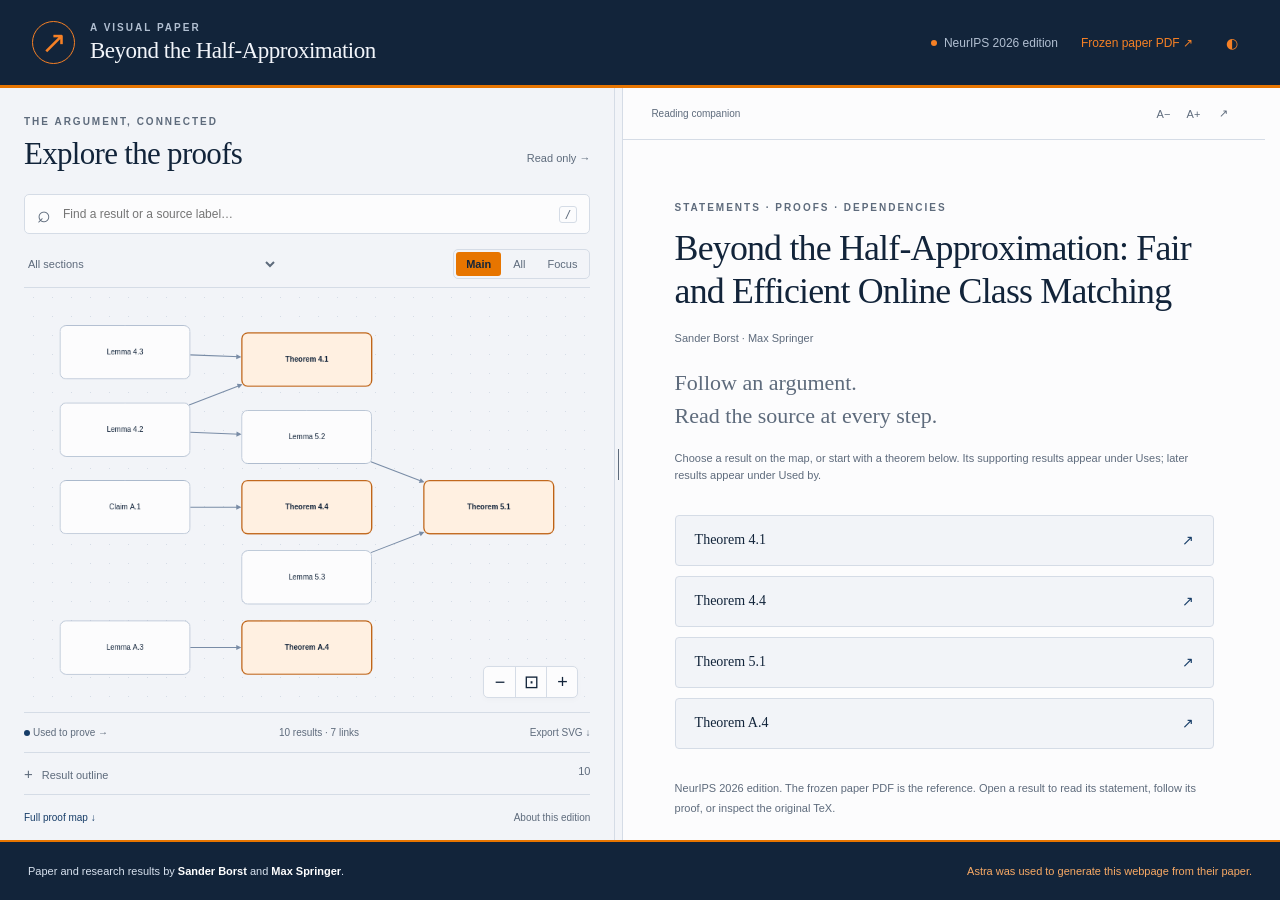
<file: index.html>
<!doctype html>
<html lang="en"><head><meta charset="utf-8"><meta name="viewport" content="width=device-width,initial-scale=1"><title>Beyond the Half-Approximation</title><link rel="canonical" href="https://mss423.github.io/beyond-half/neurips-2026/"><meta name="description" content="Paper and proof explorer by Sander Borst and Max Springer."><script>location.replace(new URL('./neurips-2026/'+location.search+location.hash,location.href).href);</script></head><body><p><a href="./neurips-2026/">Open the NeurIPS 2026 paper and proof explorer</a>.</p></body></html>
</file>
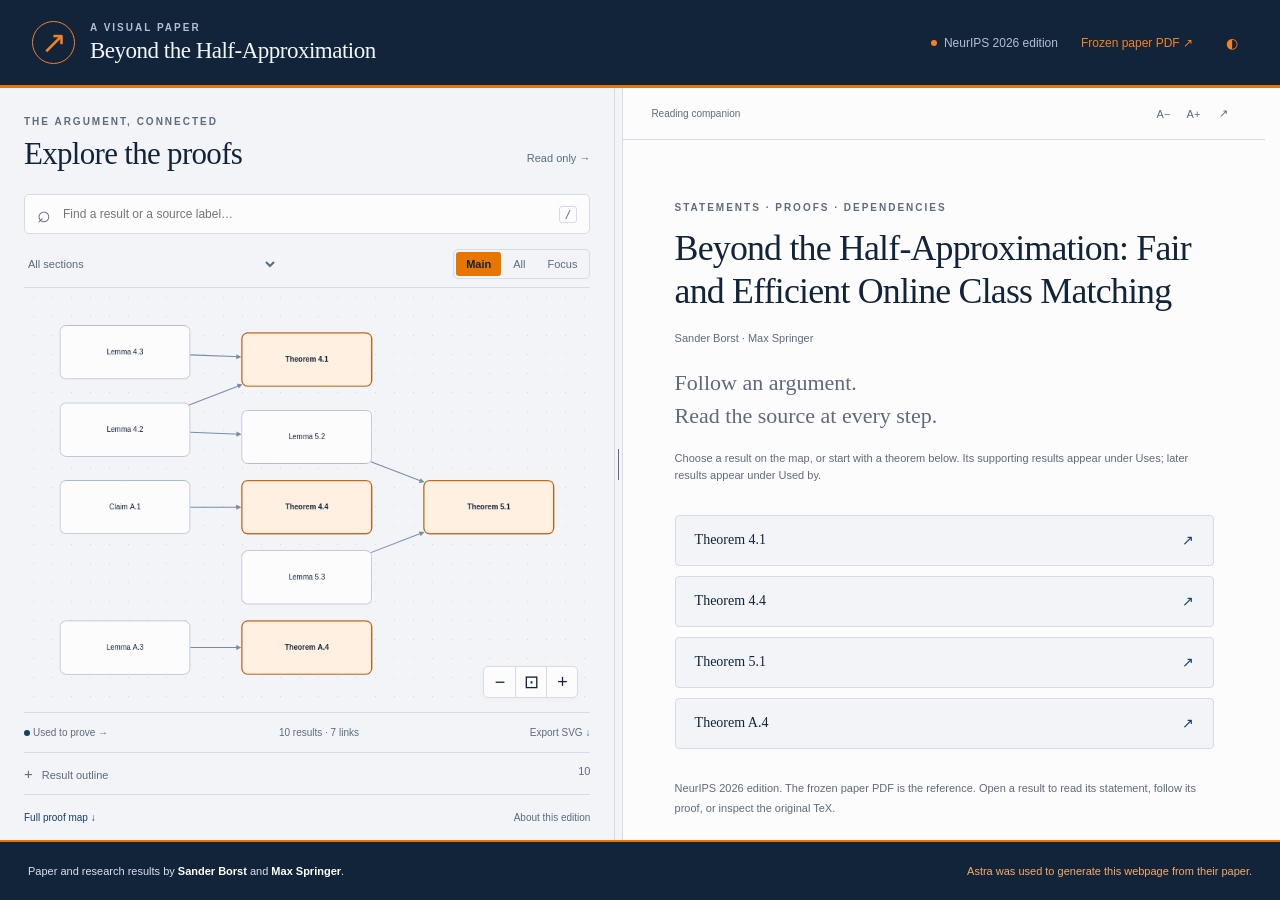
<file: neurips-2026/index.html>
<!doctype html>
<html lang="en">
<head>
  <meta charset="utf-8">
  <meta name="viewport" content="width=device-width,initial-scale=1">
  <meta name="description" content="Read the paper through its statements, proofs, and dependency map.">
  <meta name="color-scheme" content="light dark">
  <link rel="canonical" href="https://mss423.github.io/beyond-half/neurips-2026/">
  <meta property="og:title" content="Beyond the Half-Approximation · Proof explorer">
  <meta property="og:description" content="An interactive companion to the paper by Sander Borst and Max Springer.">
  <meta property="og:type" content="website">
  <meta property="og:url" content="https://mss423.github.io/beyond-half/neurips-2026/">
  <link rel="icon" href="./favicon.svg" type="image/svg+xml">
  <title>Beyond the Half-Approximation · Proof explorer</title>
  <link rel="stylesheet" href="./vendor/katex.min.css">
  <link rel="stylesheet" href="./style.css">
</head>
<body>
  <header class="masthead">
    <a class="brand" href="#" aria-label="Proof explorer home"><span class="brand-mark" aria-hidden="true">↗</span><span><span class="eyebrow">A VISUAL PAPER</span><span class="brand-title">Beyond the Half-Approximation</span></span></a>
    <div class="header-actions"><span class="edition-status"><span aria-hidden="true"></span>NeurIPS 2026 edition</span><a class="quiet-link" href="./neurips_2026.pdf" target="_blank" rel="noopener">Frozen paper PDF ↗</a><button id="theme" class="icon-button" title="Toggle color theme" aria-label="Toggle color theme">◐</button></div>
  </header>
  <div class="workspace" id="workspace">
    <section class="map-pane" aria-label="Proof dependency map">
      <div class="map-heading"><div><span class="eyebrow">THE ARGUMENT, CONNECTED</span><h1>Explore the proofs</h1></div><button id="hide-map" class="text-button" title="Hide graph (G)">Read only <span aria-hidden="true">→</span></button></div>
      <label class="search-wrap"><span aria-hidden="true">⌕</span><input id="search" type="search" placeholder="Find a result or a source label…" aria-label="Search results"><kbd>/</kbd></label>
      <div class="map-filters"><label class="sr-only" for="section-filter">Section</label><select id="section-filter"><option value="">All sections</option></select><div class="segmented" aria-label="Map view"><button data-mode="main" class="active" aria-pressed="true">Main</button><button data-mode="all" aria-pressed="false">All</button><button data-mode="focus" aria-pressed="false">Focus</button></div></div>
      <div class="graph-shell"><div id="graph" role="img" aria-label="Interactive proof map. Use the result outline below for keyboard navigation."></div><div class="graph-controls"><button id="zoom-out" title="Zoom out" aria-label="Zoom out">−</button><button id="fit" title="Fit map" aria-label="Fit map">⊡</button><button id="zoom-in" title="Zoom in" aria-label="Zoom in">+</button></div><div id="graph-empty" hidden>No results match this view.</div></div>
      <div class="map-foot"><span><i class="edge-symbol" aria-hidden="true"></i>Used to prove <span aria-hidden="true">→</span></span><span id="graph-count"></span><button id="export-svg" class="text-button">Export SVG ↓</button></div>
      <details class="outline-details" id="outline-details"><summary>Result outline <span id="outline-count"></span></summary><nav id="outline" aria-label="Result outline"></nav></details>
      <footer class="map-links"><a href="./proof-map.svg" target="_blank" rel="noopener" download>Full proof map ↓</a><button id="about" class="text-button">About this edition</button></footer>
    </section>
    <div class="divider" id="divider" role="separator" tabindex="0" aria-label="Resize map and reading panes" aria-orientation="vertical" aria-valuemin="28" aria-valuemax="65" aria-valuenow="48"></div>
    <main class="reader-pane" id="reader-pane">
      <div class="reader-toolbar"><button id="show-map" class="text-button" hidden>← Show map</button><span id="reader-breadcrumb">Select a result</span><div class="reader-tools"><button id="font-smaller" class="icon-button" title="Smaller text" aria-label="Smaller text">A−</button><button id="font-larger" class="icon-button" title="Larger text" aria-label="Larger text">A+</button><button id="copy-link" class="icon-button" title="Copy result link" aria-label="Copy result link">↗</button></div></div>
      <article id="reader" aria-live="polite"></article>
    </main>
  </div>
  <footer class="site-credit" aria-label="Authorship and webpage attribution">
    <p>Paper and research results by <strong>Sander Borst</strong> and <strong>Max Springer</strong>.</p>
    <p class="astra-credit">Astra was used to generate this webpage from their paper.</p>
  </footer>
  <dialog id="notation-dialog"><button class="dialog-close" aria-label="Close notation card">×</button><div id="notation-content"></div></dialog>
  <dialog id="about-dialog"><button class="dialog-close" aria-label="Close edition information">×</button><span class="eyebrow">ABOUT THIS EDITION</span><h2>A source-linked reading companion</h2><p>This edition connects statements to their proofs and supporting results. Open a node to read its statement, inspect its source, and follow the proof steps.</p><p>The frozen NeurIPS paper PDF is the reference for this edition. Statements and proof passages are extracted from the same source; numbered steps provide navigation through the paper’s proofs.</p><p><a href="./neurips_2026.pdf">Download the frozen paper PDF ↗</a> · <a href="./THIRD_PARTY_LICENSES.txt">Third-party licences</a></p><p class="small-note">Arrow direction: an input points to the result that uses it. Graph position and distance do not represent mathematical quantities.</p></dialog>
  <div id="toast" role="status" hidden></div>
  <script src="./data.js"></script>
  <script src="./vendor/cytoscape.min.js"></script>
  <script src="./vendor/dagre.min.js"></script>
  <script src="./vendor/cytoscape-dagre.js"></script>
  <script src="./app.js"></script>
</body>
</html>
</file>
<file: neurips-2026/style.css>
:root{--paper:#f2f4f8;--panel:#fcfcfd;--ink:#12243a;--muted:#5e6b7c;--line:#d5dce6;--accent:#173d68;--accent-soft:#fff0e1;--gold:#e77500;--warning:#863c00;--warning-bg:#fff0e1;--reader-size:18px;--map-width:48%;color-scheme:light;font-family:Arial,Helvetica,sans-serif}*{box-sizing:border-box}html,body{height:100%;margin:0;overflow:hidden}body{background:var(--paper);color:var(--ink)}body[data-theme=dark]{--paper:#0c1727;--panel:#12243a;--ink:#f2f5fa;--muted:#b1bfd1;--line:#34465e;--accent:#f58025;--accent-soft:#303248;--gold:#f58025;--warning:#ffbc80;--warning-bg:#302b2a;color-scheme:dark}button,input,select{font:inherit}button,a,input,select,summary{ -webkit-tap-highlight-color:transparent}button{cursor:pointer;color:inherit}button:focus-visible,a:focus-visible,summary:focus-visible,input:focus-visible,select:focus-visible,[tabindex]:focus-visible{outline:3px solid var(--gold);outline-offset:3px}button{background:none;border:none}a{color:var(--accent);text-underline-offset:3px}button:disabled{opacity:.4;cursor:default}button:hover:not(:disabled),a:hover{color:var(--accent)}[hidden]{display:none!important}.masthead{height:88px;border-bottom:1px solid var(--line);display:flex;align-items:center;justify-content:space-between;gap:20px;padding:0 32px;background:var(--panel)}.brand{display:flex;align-items:center;gap:15px;text-decoration:none;color:var(--ink)}.brand-mark{display:grid;place-items:center;width:43px;height:43px;border:1px solid var(--accent);border-radius:50%;font:31px Georgia,serif;color:var(--accent)}.brand-title{display:block;font:23px Georgia,'Times New Roman',serif;letter-spacing:-.5px;margin-top:5px}.eyebrow{display:block;font:10px Arial,Helvetica,sans-serif;font-weight:700;letter-spacing:2px;color:var(--muted)}.header-actions{display:flex;gap:23px;align-items:center;font-size:12px}.edition-status{display:flex;gap:7px;align-items:center;color:var(--muted);white-space:nowrap}.edition-status span{height:6px;width:6px;border-radius:50%;background:var(--gold)}.quiet-link{text-decoration:none;white-space:nowrap}.icon-button{border:1px solid transparent;border-radius:5px;min-width:32px;height:32px;padding:4px;font-size:14px}.icon-button:hover{border-color:var(--line);background:var(--accent-soft)}.workspace{display:grid;grid-template-columns:minmax(0,var(--map-width)) 9px minmax(0,1fr);height:calc(100dvh - 88px - 60px)}.map-pane{display:flex;flex-direction:column;min-width:0;min-height:0;padding:28px 24px 0}.map-heading{display:flex;align-items:center;justify-content:space-between;gap:12px}.map-heading h1{font:31px Georgia,'Times New Roman',serif;margin:9px 0 22px;letter-spacing:-.7px}.text-button{font-size:11px;padding:6px 0;white-space:nowrap;color:var(--muted)}.map-heading .text-button{margin-top:5px}.search-wrap{display:flex;align-items:center;gap:10px;border:1px solid var(--line);background:var(--panel);border-radius:5px;padding:9px 12px;flex-shrink:0}.search-wrap>span{font-size:23px;line-height:20px;color:var(--muted)}.search-wrap input{border:none;background:none;outline:none!important;min-width:0;width:100%;font-size:12px;color:var(--ink)}.search-wrap:focus-within{border-color:var(--accent)}.search-wrap kbd{font-size:11px;color:var(--muted);border:1px solid var(--line);padding:1px 5px;border-radius:3px}.map-filters{display:flex;align-items:center;gap:12px;justify-content:space-between;margin:15px 0 8px;flex-shrink:0}select{max-width:54%;min-width:0;border:0;background:transparent;color:var(--muted);font-size:11px;padding:7px 18px 7px 0;text-overflow:ellipsis}.segmented{display:flex;border:1px solid var(--line);padding:2px;border-radius:5px;gap:2px}.segmented button{font-size:11px;padding:6px 10px;border-radius:3px;color:var(--muted)}.segmented button.active{background:var(--accent-soft);color:var(--accent)}.graph-shell{position:relative;flex:1;min-height:170px;background-image:radial-gradient(var(--line) .7px,transparent .7px);background-size:19px 19px;border-top:1px solid var(--line);border-bottom:1px solid var(--line);overflow:hidden}#graph{position:absolute;inset:0}#graph-empty{position:absolute;inset:45% 0 auto;text-align:center;font:14px Georgia,serif;color:var(--muted)}.graph-controls{position:absolute;bottom:14px;right:12px;display:flex;background:var(--panel);border:1px solid var(--line);border-radius:5px;overflow:hidden;box-shadow:0 2px 6px #00000006}.graph-controls button{width:31px;height:30px;font-size:18px}.graph-controls button+button{border-left:1px solid var(--line)}.graph-controls button:hover{background:var(--accent-soft)}.map-foot{display:flex;align-items:center;gap:12px;justify-content:space-between;min-height:39px;font-size:10px;color:var(--muted)}.map-foot>span:first-child{white-space:nowrap}.edge-symbol{display:inline-block;height:6px;width:6px;background:var(--accent);border-radius:50%;margin-right:3px}.map-foot .text-button{font-size:10px}.outline-details{flex-shrink:0;border-top:1px solid var(--line);font-size:11px}.outline-details summary{cursor:pointer;padding:12px 0;color:var(--muted);list-style:none}.outline-details summary::before{content:'+';font-size:15px;margin-right:9px}.outline-details[open] summary::before{content:'−'}#outline-count{float:right;color:var(--muted)}#outline{max-height:190px;overflow:auto;padding-bottom:8px}.outline-result{display:flex;gap:9px;align-items:baseline;text-align:left;width:100%;padding:9px 10px;border-radius:4px;line-height:1.45}.outline-result.active{background:var(--accent-soft);color:var(--accent)}.outline-result .result-tag{font-size:9px;letter-spacing:.6px;color:var(--muted);min-width:50px}.map-links{display:flex;justify-content:space-between;align-items:center;gap:12px;min-height:46px;border-top:1px solid var(--line);font-size:10px}.map-links a{text-decoration:none}.map-links .text-button{font-size:10px}.divider{cursor:col-resize;position:relative;border-left:1px solid var(--line);border-right:1px solid var(--line);background:var(--paper);touch-action:none}.divider::after{content:'';position:absolute;top:48%;left:3px;height:31px;border-left:1px solid var(--muted)}.reader-pane{overflow:auto;min-width:0;min-height:0;background:var(--panel);scrollbar-gutter:stable}.reader-toolbar{position:sticky;top:0;z-index:4;display:flex;align-items:center;gap:12px;min-height:52px;padding:9px 28px;border-bottom:1px solid var(--line);background:var(--panel);font-size:10px;color:var(--muted)}#reader-breadcrumb{overflow:hidden;text-overflow:ellipsis;white-space:nowrap;flex:1}.reader-tools{display:flex;gap:3px;flex-shrink:0}.reader-tools .icon-button{font-size:11px;min-width:27px;height:28px}#reader{padding:42px clamp(25px,4vw,64px) 80px;max-width:1000px;margin:auto;font:var(--reader-size)/1.7 Georgia,'Times New Roman',serif}#reader h2{font-size:clamp(27px,2.8vw,40px);font-weight:400;line-height:1.2;letter-spacing:-.8px;margin:14px 0 17px}#reader h3{font-family:Arial,Helvetica,sans-serif;font-size:11px;letter-spacing:1.5px;text-transform:uppercase;margin:32px 0 15px;font-weight:700;color:var(--muted)}#reader p{margin:0 0 18px}.result-meta{display:flex;gap:10px;align-items:center;justify-content:space-between;font:10px Arial,Helvetica,sans-serif;color:var(--muted);letter-spacing:.5px}.result-meta a{text-decoration:none}.statement{padding:22px 0 24px;border-top:1px solid var(--line);border-bottom:1px solid var(--line);margin:23px 0}.statement p:last-child{margin-bottom:0!important}.proof-text p{margin-bottom:18px}.katex{font-size:1.05em}.katex-display{overflow:auto hidden;padding:4px 0;margin:18px 0;max-width:100%}.katex-display>.katex{white-space:nowrap}.source-details{font:11px/1.6 Arial,Helvetica,sans-serif;color:var(--muted);margin:15px 0}.source-details summary{cursor:pointer;font-size:10px;letter-spacing:.3px}.source-details pre{max-height:330px;overflow:auto;white-space:pre-wrap;overflow-wrap:anywhere;border:1px solid var(--line);padding:12px;background:var(--paper);font:11px/1.65 ui-monospace,SFMono-Regular,Menlo,monospace;color:var(--ink)}.source-location{font:10px/1.5 Arial,Helvetica,sans-serif;color:var(--muted);overflow-wrap:anywhere}.dependency-columns{display:grid;grid-template-columns:1fr 1fr;gap:20px}.dependency-columns h3{margin-bottom:10px!important}.dependency-list{display:flex;flex-direction:column;gap:7px;font:11px/1.5 Arial,Helvetica,sans-serif}.dependency-link{padding:9px 11px;text-align:left;border:1px solid var(--line);border-radius:4px;background:var(--paper)}.dependency-link span{display:block;font-size:10px;color:var(--muted);margin-top:3px}.muted-small{font:11px/1.6 Arial,Helvetica,sans-serif;color:var(--muted)}.proof-block{margin-top:32px}.proof-block>h3{border-top:1px solid var(--line);padding-top:25px}.proof-step{position:relative;margin:0 0 25px;padding:0 0 0 24px;border-left:1px solid var(--line)}.step-label{display:flex;align-items:center;gap:8px;font:10px Arial,Helvetica,sans-serif;text-transform:uppercase;letter-spacing:1.3px;color:var(--accent);margin-bottom:13px}.step-label::before{content:'';position:absolute;left:-4px;width:7px;height:7px;border-radius:50%;background:var(--accent)}.notation-list{display:flex;flex-wrap:wrap;gap:8px}.notation-button{border:1px solid var(--line);background:var(--paper);border-radius:4px;padding:7px 11px;font:12px ui-monospace,monospace}.intro-card{padding:20px 0}.intro-card .intro-subtitle{font-size:22px;color:var(--muted);line-height:1.5}.welcome-links{margin-top:30px;display:grid;gap:10px}.welcome-links button{text-align:left;border:1px solid var(--line);padding:16px 19px;background:var(--paper);font:14px Georgia,serif;border-radius:4px}.welcome-links button span{float:right;color:var(--accent)}.edition-note{margin-top:30px;font:11px/1.8 Arial,Helvetica,sans-serif;color:var(--muted)}.reading-only{grid-template-columns:1fr}.reading-only .map-pane,.reading-only .divider{display:none}.reading-only #reader{max-width:850px}.reading-only #show-map{display:block}dialog{color:var(--ink);background:var(--panel);border:1px solid var(--line);border-radius:8px;max-width:650px;width:calc(100vw - 36px);max-height:85vh;overflow:auto;padding:35px;font:17px/1.65 Georgia,serif;box-shadow:0 20px 80px #0003}dialog::backdrop{background:#0c172799;backdrop-filter:blur(2px)}dialog h2{font-size:27px;line-height:1.3;font-weight:400;margin:15px 0 20px}.dialog-close{position:absolute;top:10px;right:13px;font-size:23px;color:var(--muted)}.small-note{font:12px/1.7 Arial,Helvetica,sans-serif;color:var(--muted)}#audit-info{font:12px/1.8 Arial,Helvetica,sans-serif}#toast{position:fixed;bottom:24px;left:50%;transform:translateX(-50%);background:var(--ink);color:var(--panel);padding:11px 20px;font:12px Arial,Helvetica,sans-serif;border-radius:5px;z-index:20;box-shadow:0 4px 20px #0002}.sr-only{position:absolute;width:1px;height:1px;overflow:hidden;clip:rect(0,0,0,0);white-space:nowrap}table{max-width:100%;border-collapse:collapse;font-size:.9em}td,th{border-bottom:1px solid var(--line);padding:5px 8px;text-align:left}img,svg{max-width:100%}blockquote{border-left:2px solid var(--line);margin-left:0;padding-left:20px}ul,ol{padding-left:1.4em}.empty-state{color:var(--muted);font:16px/1.7 Georgia,serif}
@media(min-width:1500px){.map-pane{padding-left:36px;padding-right:36px}}@media(max-width:1050px){.masthead{padding:0 22px}.header-actions{gap:14px}.edition-status{display:none}.map-pane{padding:23px 16px 0}.map-heading h1{font-size:27px}.map-heading .text-button{font-size:10px}.reader-toolbar{padding:9px 18px}.dependency-columns{grid-template-columns:1fr;gap:0}.dependency-columns h3{margin-top:20px!important}.brand-title{font-size:21px}}@media(max-width:760px){html,body{overflow:auto;height:auto;min-height:100%}.masthead{height:78px;padding:0 17px;gap:8px;position:sticky;top:0;z-index:10}.brand{gap:9px}.brand-mark{width:31px;height:31px;font-size:23px}.brand-title{font-size:17px;max-width:220px;line-height:1.15;letter-spacing:-.3px}.brand .eyebrow{font-size:8px;letter-spacing:1.5px}.header-actions{gap:7px}.header-actions .quiet-link{display:none}.workspace{height:auto;display:block}.divider{display:none}.map-pane{padding:23px 20px 0}.map-heading h1{font-size:27px;margin-bottom:17px}.map-heading .text-button{display:none}.graph-shell{display:none}.graph-controls{display:none}.map-foot{display:none}.map-filters{margin-bottom:4px}.outline-details{border-top:0}.outline-details summary{display:none}#outline{max-height:210px;padding-bottom:10px;display:grid;grid-template-columns:1fr 1fr;gap:3px}.outline-result{font-size:11px;display:block;padding:10px;border:1px solid var(--line)}.outline-result .result-tag{display:block;font-size:9px;margin-bottom:2px}.map-links{min-height:40px}.reader-pane{border-top:1px solid var(--line);overflow:visible;scrollbar-gutter:auto}.reader-toolbar{position:sticky;top:78px;padding:8px 20px;min-height:44px}#reader{padding:31px 23px 65px;font-size:var(--reader-size)}#reader h2{font-size:31px}.result-meta{font-size:9px}.statement{padding:20px 0}.dependency-columns{grid-template-columns:1fr 1fr;gap:13px}.dependency-link{font-size:10px}.proof-step{padding-left:17px}.reading-only .map-pane{display:none}.reading-only #show-map{display:block}.notation-button{padding:7px 10px;font-size:11px}dialog{padding:30px 24px}}@media(prefers-reduced-motion:reduce){*{scroll-behavior:auto!important;transition:none!important}}@media print{html,body{height:auto;overflow:visible}.masthead,.map-pane,.divider,.reader-toolbar,dialog,#toast{display:none!important}.workspace{display:block;height:auto}.reader-pane{overflow:visible;background:white;color:black}#reader{padding:0;max-width:none}.source-details{display:none}.proof-step{break-inside:avoid}.katex-display{overflow:visible}}

.optional-title{font-size:1.05em;color:var(--muted);margin:0 0 20px}.source-context{margin:22px 0;border:1px solid var(--line);border-radius:4px;padding:13px 16px;background:var(--paper)}.source-context summary{cursor:pointer;font:11px Arial,Helvetica,sans-serif;color:var(--muted);letter-spacing:.5px}.source-context>div{margin-top:17px}.proof-diagram{margin:30px 0;padding:17px;border:1px solid var(--line);border-radius:4px;background:var(--paper)}.proof-diagram figcaption{display:flex;justify-content:space-between;gap:12px;align-items:center;margin-bottom:16px}.proof-diagram img{display:block;width:100%;height:auto;background:white;border-radius:3px;margin-bottom:10px}.proof-diagram .small-note{font-size:10px}.claim-text p{margin-bottom:18px}[class*="vp-notation-"]{cursor:pointer;border-bottom:1px dotted var(--accent)}[class*="vp-notation-"]:hover{background:var(--accent-soft)}.notation-button [class*="vp-notation-"],#notation-content h2 [class*="vp-notation-"]{border-bottom:0}.map-links{flex-wrap:wrap;column-gap:12px;row-gap:0;padding:7px 0}.map-links a{white-space:nowrap}

/* Navy is the authors’ chosen companion color; orange follows Princeton’s web palette. */
.masthead{background:#12243a;border-bottom:3px solid #e77500;color:#f2f5fa}
.masthead .brand,.masthead .brand:hover{color:#f2f5fa}.masthead .eyebrow,.masthead .edition-status{color:#b1bfd1}.masthead .brand-mark,.masthead .quiet-link,.masthead .icon-button{color:#f58025}.masthead .brand-mark{border-color:#f58025}.masthead .icon-button:hover{background:#243a55;border-color:#f58025}.masthead .edition-status span{background:#f58025}
.segmented button.active{background:#e77500;color:#12243a;font-weight:700}
.site-credit{height:60px;padding:10px 28px;display:flex;align-items:center;justify-content:space-between;gap:12px 32px;background:#12243a;color:#d8e2ef;border-top:2px solid #e77500;font:11px/1.65 Arial,Helvetica,sans-serif}.site-credit p{margin:0}.site-credit strong{color:#fff}.site-credit .astra-credit{color:#f9aa65}
@media(max-width:1050px){.site-credit{padding:8px 20px;font-size:10px}}
@media(max-width:760px){.workspace{height:auto}.site-credit{height:auto;display:block;padding:18px 23px}.site-credit p+p{margin-top:5px}}
@media print{.site-credit{height:auto;background:white;color:#12243a;border-top:1px solid #e77500;display:block;padding:12px 0}.site-credit strong,.site-credit .astra-credit{color:#12243a}}
</file>
